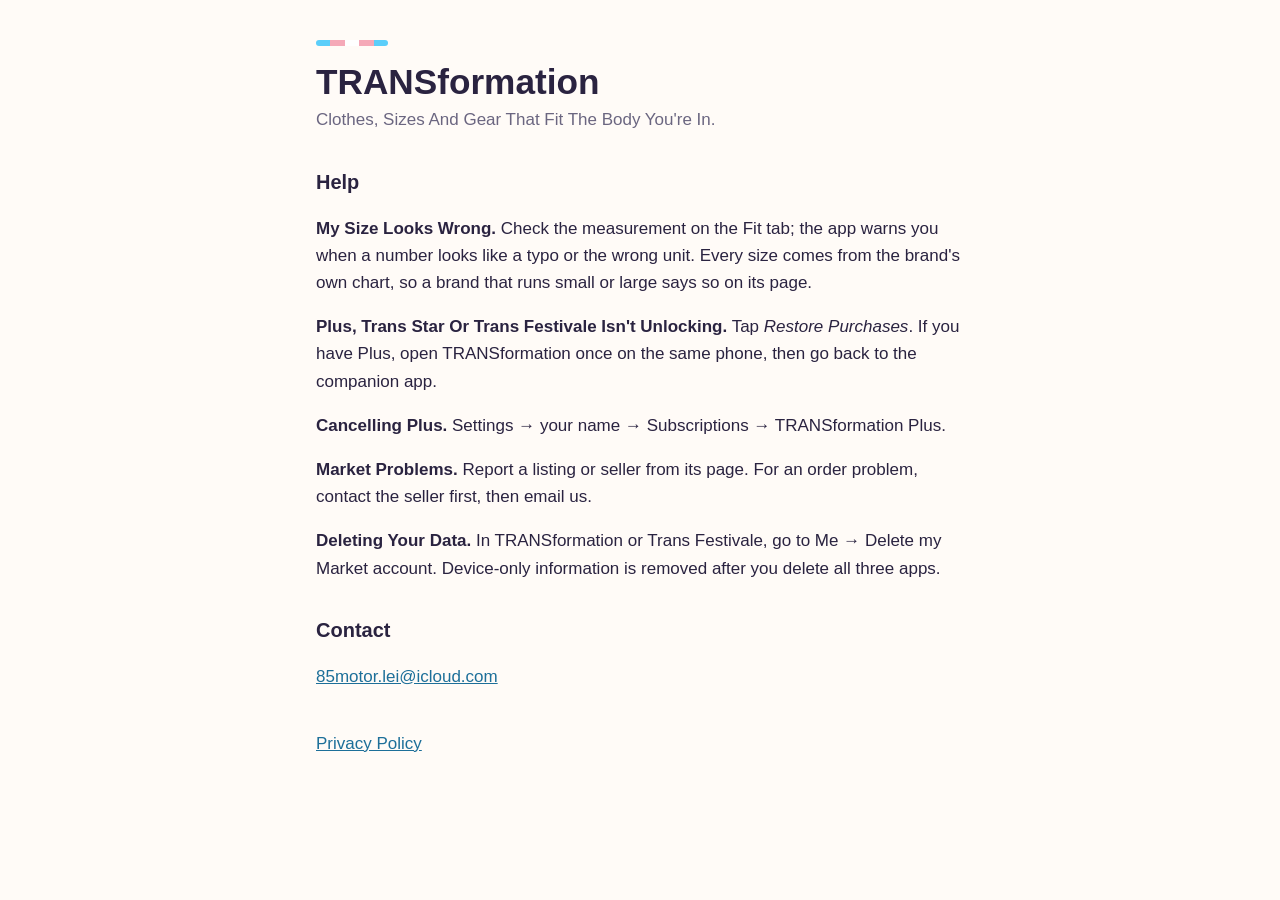
<file: index.html>
<!doctype html>
<html lang="en">
<head>
<meta charset="utf-8">
<meta name="viewport" content="width=device-width, initial-scale=1">
<title>TRANSformation Support</title>
<meta name="description" content="Help with TRANSformation, Trans Star and Trans Festivale.">
<link rel="stylesheet" href="style.css">
</head>
<body>
<main>
<div class="stripe" aria-hidden="true"><i></i><i></i><i></i><i></i><i></i></div>
<h1>TRANSformation</h1>
<p class="meta">Clothes, Sizes And Gear That Fit The Body You're In.</p>

<h2>Help</h2>
<p><strong>My Size Looks Wrong.</strong> Check the measurement on the Fit tab; the app warns you when a number looks like a typo or the wrong unit. Every size comes from the brand's own chart, so a brand that runs small or large says so on its page.</p>
<p><strong>Plus, Trans Star Or Trans Festivale Isn't Unlocking.</strong> Tap <em>Restore Purchases</em>. If you have Plus, open TRANSformation once on the same phone, then go back to the companion app.</p>
<p><strong>Cancelling Plus.</strong> Settings → your name → Subscriptions → TRANSformation Plus.</p>
<p><strong>Market Problems.</strong> Report a listing or seller from its page. For an order problem, contact the seller first, then email us.</p>
<p><strong>Deleting Your Data.</strong> In TRANSformation or Trans Festivale, go to Me → Delete my Market account. Device-only information is removed after you delete all three apps.</p>

<h2>Contact</h2>
<p><span class="email" data-u="85motor.lei" data-d="icloud.com">85motor.lei at icloud.com</span></p>

<p class="back"><a href="privacy.html">Privacy Policy</a></p>
</main>
<script>
document.querySelectorAll('.email').forEach(function (el) {
  var a = el.dataset.u + '@' + el.dataset.d;
  el.innerHTML = '<a href="mailto:' + a + '">' + a + '</a>';
});
</script>
</body>
</html>
</file>
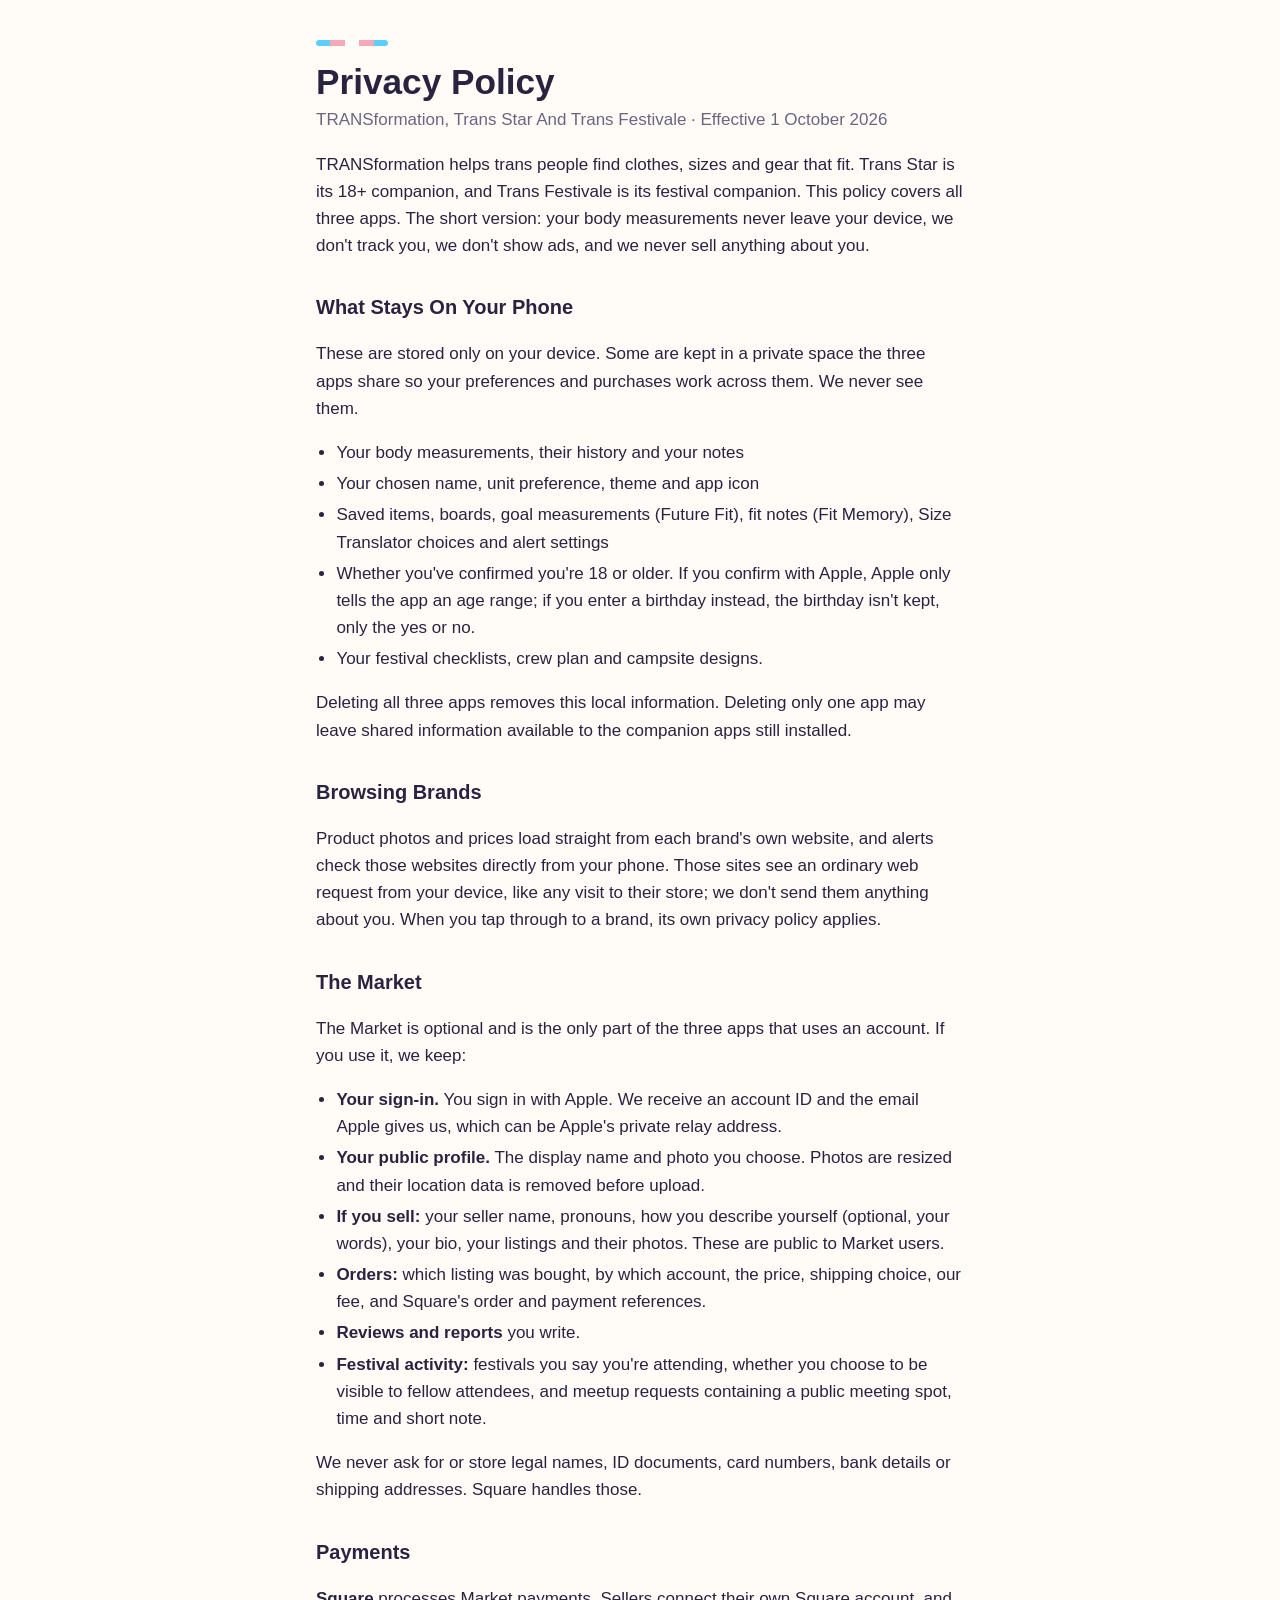
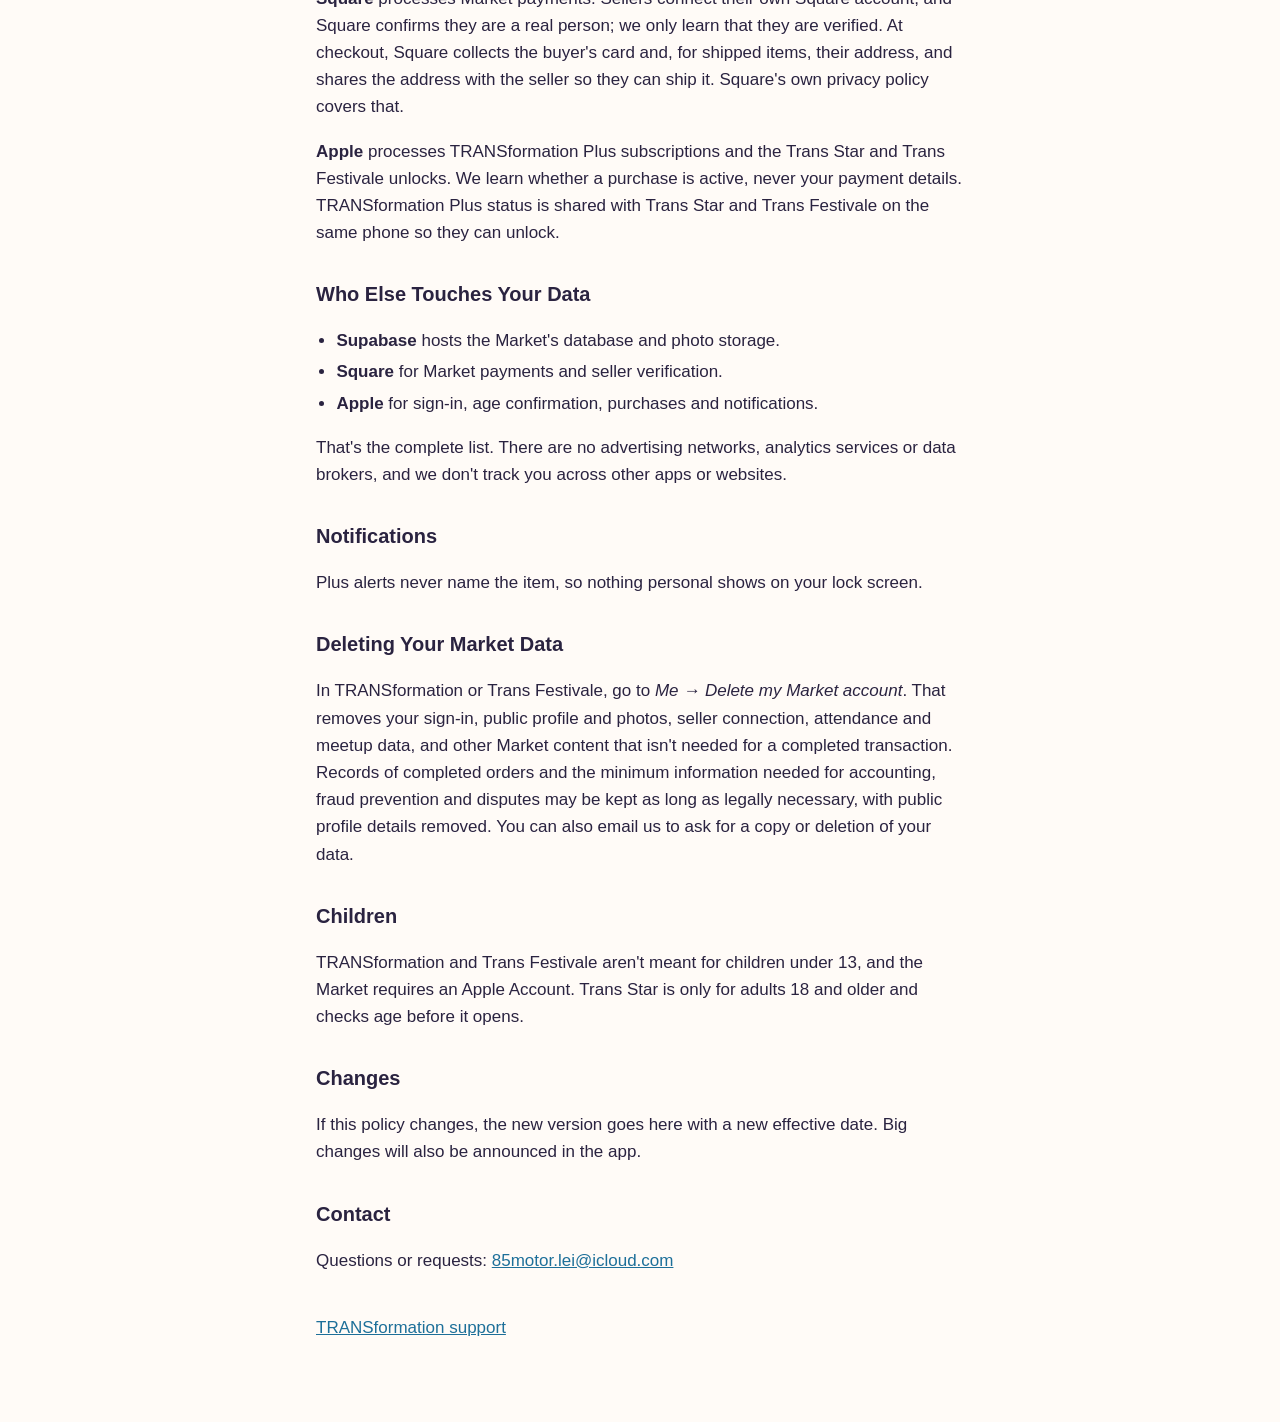
<file: privacy.html>
<!doctype html>
<html lang="en">
<head>
<meta charset="utf-8">
<meta name="viewport" content="width=device-width, initial-scale=1">
<title>Privacy Policy · TRANSformation</title>
<meta name="description" content="How TRANSformation, Trans Star and Trans Festivale handle your information.">
<link rel="stylesheet" href="style.css">
</head>
<body>
<main>
<div class="stripe" aria-hidden="true"><i></i><i></i><i></i><i></i><i></i></div>
<h1>Privacy Policy</h1>
<p class="meta">TRANSformation, Trans Star And Trans Festivale · Effective 1 October 2026</p>

<p>TRANSformation helps trans people find clothes, sizes and gear that fit. Trans Star is its 18+ companion, and Trans Festivale is its festival companion. This policy covers all three apps. The short version: your body measurements never leave your device, we don't track you, we don't show ads, and we never sell anything about you.</p>

<h2>What Stays On Your Phone</h2>
<p>These are stored only on your device. Some are kept in a private space the three apps share so your preferences and purchases work across them. We never see them.</p>
<ul>
<li>Your body measurements, their history and your notes</li>
<li>Your chosen name, unit preference, theme and app icon</li>
<li>Saved items, boards, goal measurements (Future Fit), fit notes (Fit Memory), Size Translator choices and alert settings</li>
<li>Whether you've confirmed you're 18 or older. If you confirm with Apple, Apple only tells the app an age range; if you enter a birthday instead, the birthday isn't kept, only the yes or no.</li>
<li>Your festival checklists, crew plan and campsite designs.</li>
</ul>
<p>Deleting all three apps removes this local information. Deleting only one app may leave shared information available to the companion apps still installed.</p>

<h2>Browsing Brands</h2>
<p>Product photos and prices load straight from each brand's own website, and alerts check those websites directly from your phone. Those sites see an ordinary web request from your device, like any visit to their store; we don't send them anything about you. When you tap through to a brand, its own privacy policy applies.</p>

<h2>The Market</h2>
<p>The Market is optional and is the only part of the three apps that uses an account. If you use it, we keep:</p>
<ul>
<li><strong>Your sign-in.</strong> You sign in with Apple. We receive an account ID and the email Apple gives us, which can be Apple's private relay address.</li>
<li><strong>Your public profile.</strong> The display name and photo you choose. Photos are resized and their location data is removed before upload.</li>
<li><strong>If you sell:</strong> your seller name, pronouns, how you describe yourself (optional, your words), your bio, your listings and their photos. These are public to Market users.</li>
<li><strong>Orders:</strong> which listing was bought, by which account, the price, shipping choice, our fee, and Square's order and payment references.</li>
<li><strong>Reviews and reports</strong> you write.</li>
<li><strong>Festival activity:</strong> festivals you say you're attending, whether you choose to be visible to fellow attendees, and meetup requests containing a public meeting spot, time and short note.</li>
</ul>
<p>We never ask for or store legal names, ID documents, card numbers, bank details or shipping addresses. Square handles those.</p>

<h2>Payments</h2>
<p><strong>Square</strong> processes Market payments. Sellers connect their own Square account, and Square confirms they are a real person; we only learn that they are verified. At checkout, Square collects the buyer's card and, for shipped items, their address, and shares the address with the seller so they can ship it. Square's own privacy policy covers that.</p>
<p><strong>Apple</strong> processes TRANSformation Plus subscriptions and the Trans Star and Trans Festivale unlocks. We learn whether a purchase is active, never your payment details. TRANSformation Plus status is shared with Trans Star and Trans Festivale on the same phone so they can unlock.</p>

<h2>Who Else Touches Your Data</h2>
<ul>
<li><strong>Supabase</strong> hosts the Market's database and photo storage.</li>
<li><strong>Square</strong> for Market payments and seller verification.</li>
<li><strong>Apple</strong> for sign-in, age confirmation, purchases and notifications.</li>
</ul>
<p>That's the complete list. There are no advertising networks, analytics services or data brokers, and we don't track you across other apps or websites.</p>

<h2>Notifications</h2>
<p>Plus alerts never name the item, so nothing personal shows on your lock screen.</p>

<h2>Deleting Your Market Data</h2>
<p>In TRANSformation or Trans Festivale, go to <em>Me → Delete my Market account</em>. That removes your sign-in, public profile and photos, seller connection, attendance and meetup data, and other Market content that isn't needed for a completed transaction. Records of completed orders and the minimum information needed for accounting, fraud prevention and disputes may be kept as long as legally necessary, with public profile details removed. You can also email us to ask for a copy or deletion of your data.</p>

<h2>Children</h2>
<p>TRANSformation and Trans Festivale aren't meant for children under 13, and the Market requires an Apple Account. Trans Star is only for adults 18 and older and checks age before it opens.</p>

<h2>Changes</h2>
<p>If this policy changes, the new version goes here with a new effective date. Big changes will also be announced in the app.</p>

<h2>Contact</h2>
<p>Questions or requests: <span class="email" data-u="85motor.lei" data-d="icloud.com">85motor.lei at icloud.com</span></p>

<p class="back"><a href="./">TRANSformation support</a></p>
</main>
<script>
document.querySelectorAll('.email').forEach(function (el) {
  var a = el.dataset.u + '@' + el.dataset.d;
  el.innerHTML = '<a href="mailto:' + a + '">' + a + '</a>';
});
</script>
</body>
</html>
</file>
<file: style.css>
:root {
  --bg: #FFFBF7; --text: #2A2340; --muted: #6B6680; --link: #1D6F99;
  --blue: #5BCEFA; --pink: #F5A9B8; --white: #FFFFFF;
}
@media (prefers-color-scheme: dark) {
  :root { --bg: #17142A; --text: #F4F1FA; --muted: #A9A3C2; --link: #5BCEFA; }
}
* { box-sizing: border-box; }
body {
  margin: 0; background: var(--bg); color: var(--text);
  font: 17px/1.6 -apple-system, BlinkMacSystemFont, "SF Pro Text", "Segoe UI", sans-serif;
}
main { max-width: 680px; margin: 0 auto; padding: 40px 16px 64px; }
h1 { font-size: 2.2rem; line-height: 1.15; margin: 16px 0 4px; }
h2 { font-size: 1.25rem; margin: 32px 0 8px; }
.meta { color: var(--muted); margin-top: 0; }
a { color: var(--link); }
ul { padding-left: 1.2em; }
li { margin: 4px 0; }
.stripe { display: flex; width: 72px; height: 6px; border-radius: 3px; overflow: hidden; }
.stripe i { flex: 1; }
.stripe i:nth-child(1), .stripe i:nth-child(5) { background: var(--blue); }
.stripe i:nth-child(2), .stripe i:nth-child(4) { background: var(--pink); }
.stripe i:nth-child(3) { background: var(--white); }
.back { margin-top: 40px; }
</file>
